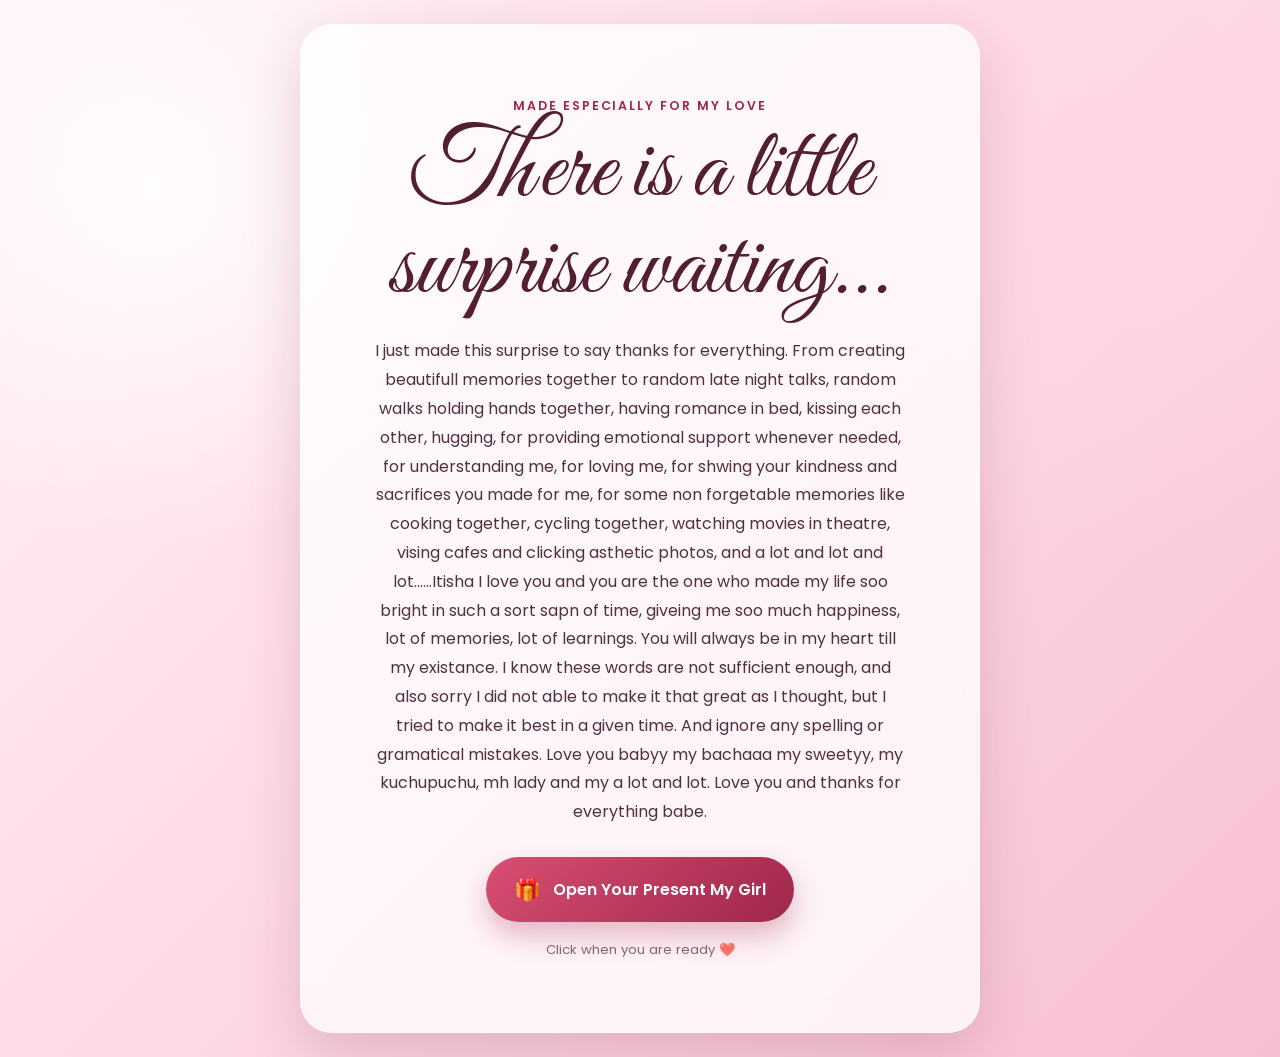
<file: index.html>
<!DOCTYPE html>
<html lang="en">
<head>
  <meta charset="UTF-8" />
  <meta name="viewport" content="width=device-width, initial-scale=1.0" />
  <meta name="description" content="A romantic surprise made with love." />
  <title>A Little Surprise for You ❤️</title>
  <link rel="preconnect" href="https://fonts.googleapis.com">
  <link rel="preconnect" href="https://fonts.gstatic.com" crossorigin>
  <link href="https://fonts.googleapis.com/css2?family=Great+Vibes&family=Poppins:wght@300;400;500;600&display=swap" rel="stylesheet">
  <link rel="stylesheet" href="styles.css" />
</head>
<body class="landing-page">
  <div class="floating-hearts" aria-hidden="true"></div>

  <main class="landing-card">
    <p class="eyebrow">Made especially for My Love</p>
    <h1>There is a little surprise waiting...</h1>
    <p class="landing-message">
      I just made this surprise to say thanks for everything. From creating beautifull memories together to random late night talks, random walks holding hands together, having romance in bed, kissing each other, hugging, for providing emotional support whenever needed, for understanding me, for loving me, for shwing your kindness and sacrifices you made for me, for some non forgetable memories like cooking together, cycling together, watching movies in theatre, vising cafes and clicking asthetic photos, and a lot and lot and lot......Itisha I love you and you are the one who made my life soo bright in such a sort sapn of time, giveing me soo much happiness, lot of memories, lot of learnings. You will always be in  my heart till my existance. I know these words are not sufficient enough, and also sorry I did not able to make it that great as I thought, but I tried to make it best in a given time. And ignore any spelling or gramatical mistakes. Love you babyy my bachaaa my sweetyy, my kuchupuchu, mh lady and my a lot and lot. Love you and thanks for everything babe.
    </p>

    <button id="openGiftButton" class="gift-button" type="button">
      <span class="gift-icon">🎁</span>
      <span>Open Your Present My Girl</span>
    </button>

    <p class="tiny-note">Click when you are ready ❤️</p>
  </main>

  <script src="script.js"></script>
</body>
</html>
</file>
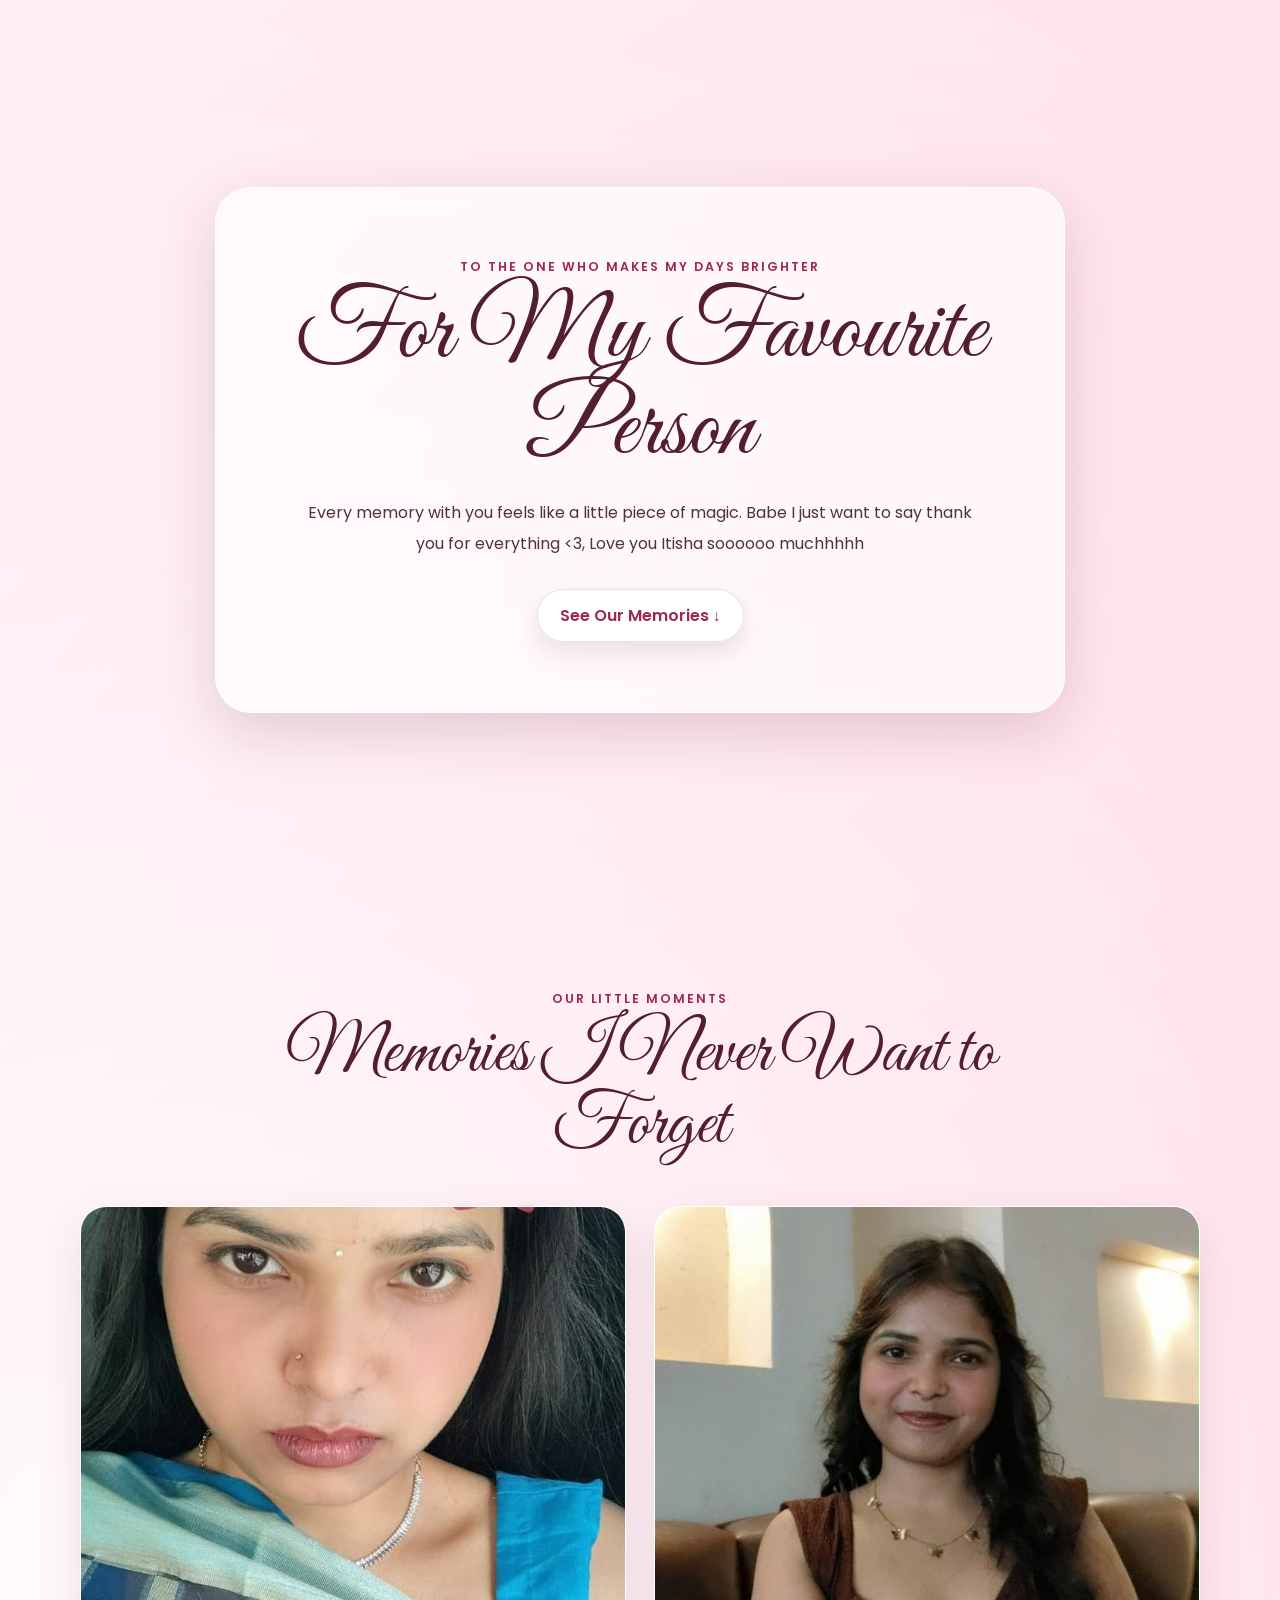
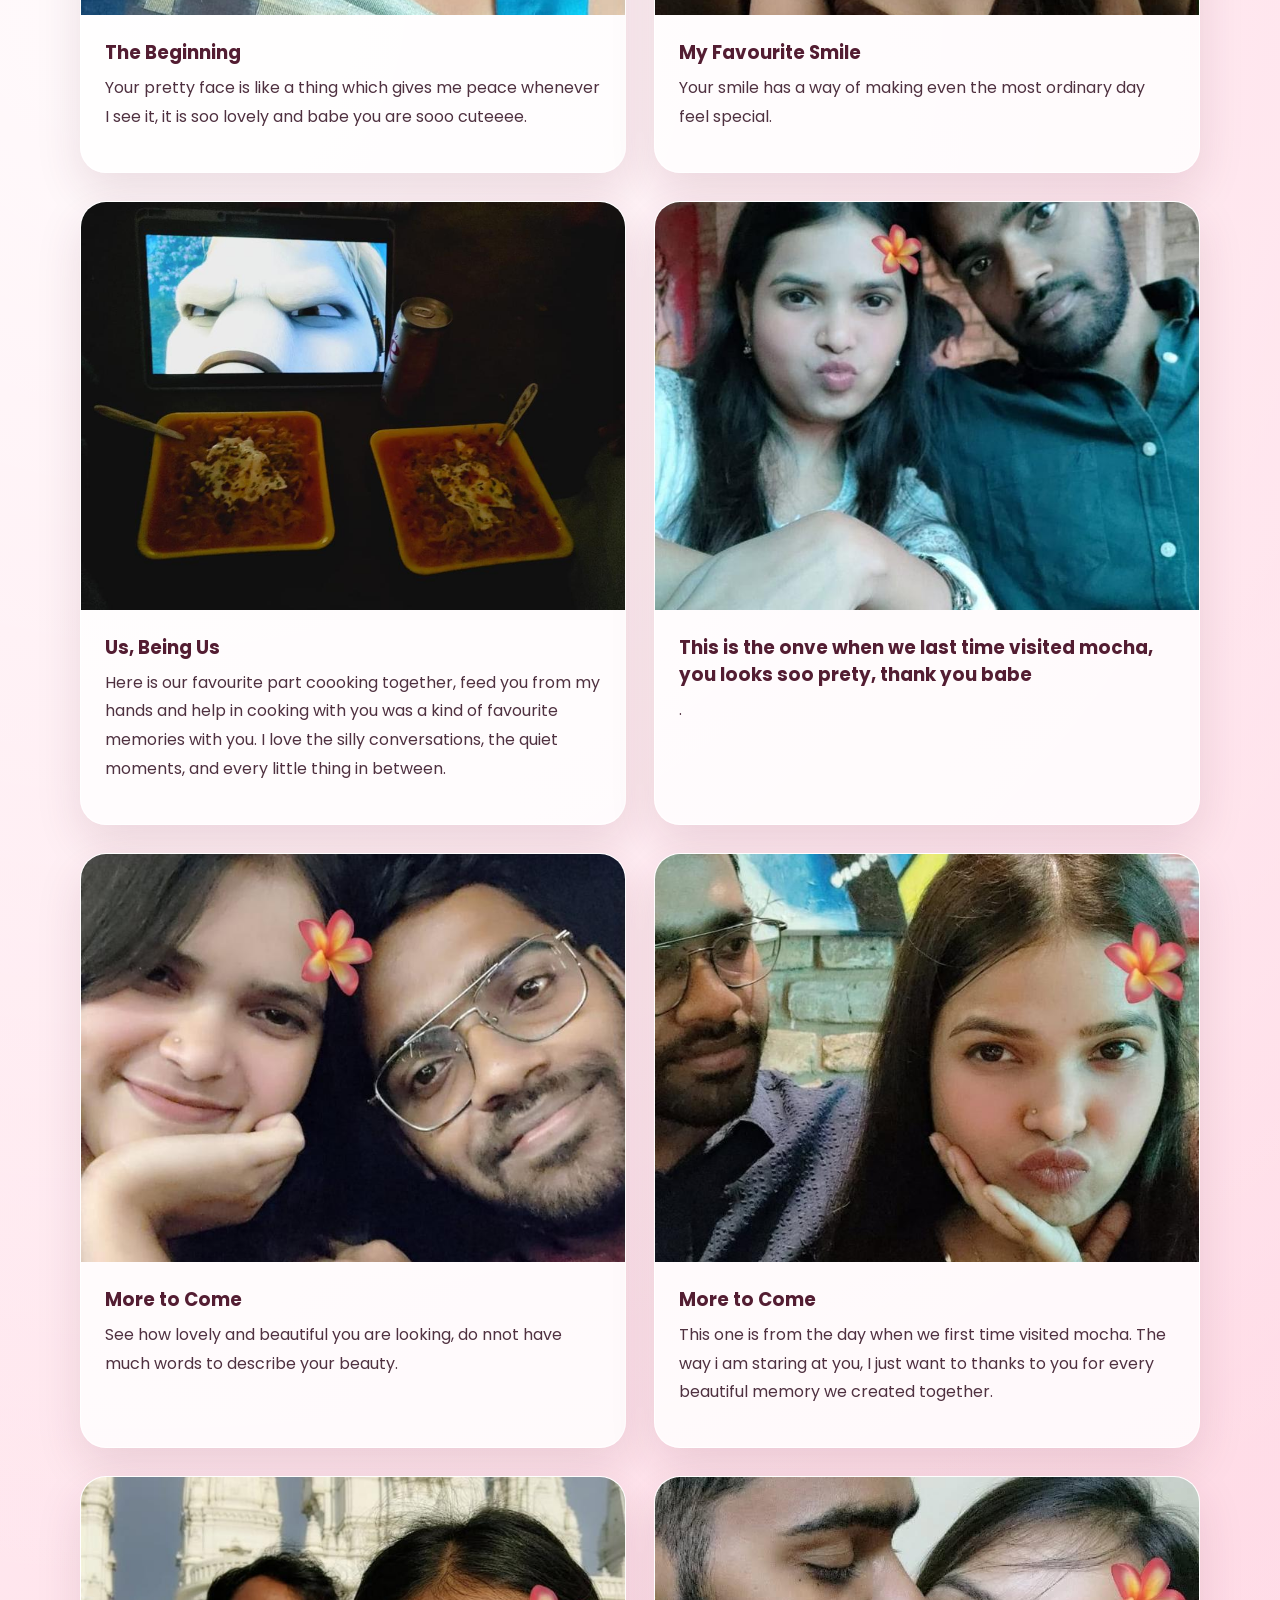
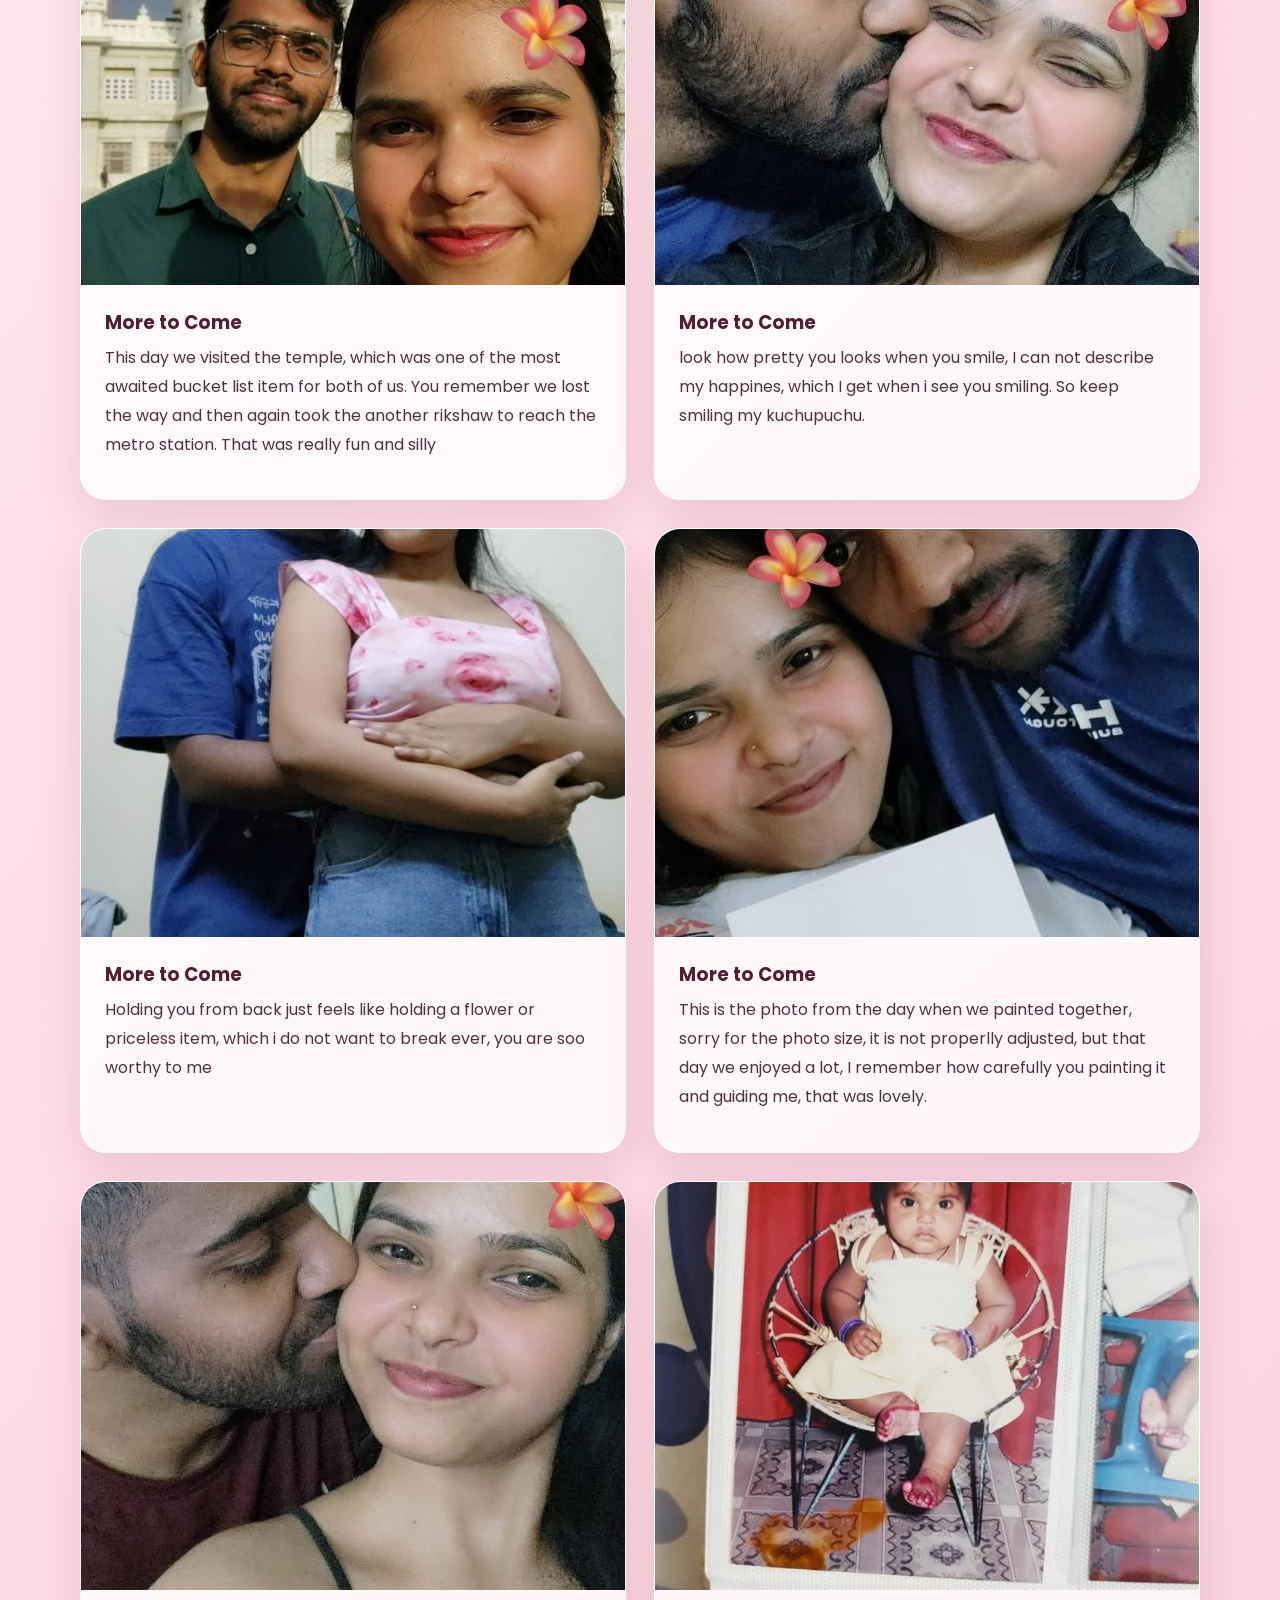
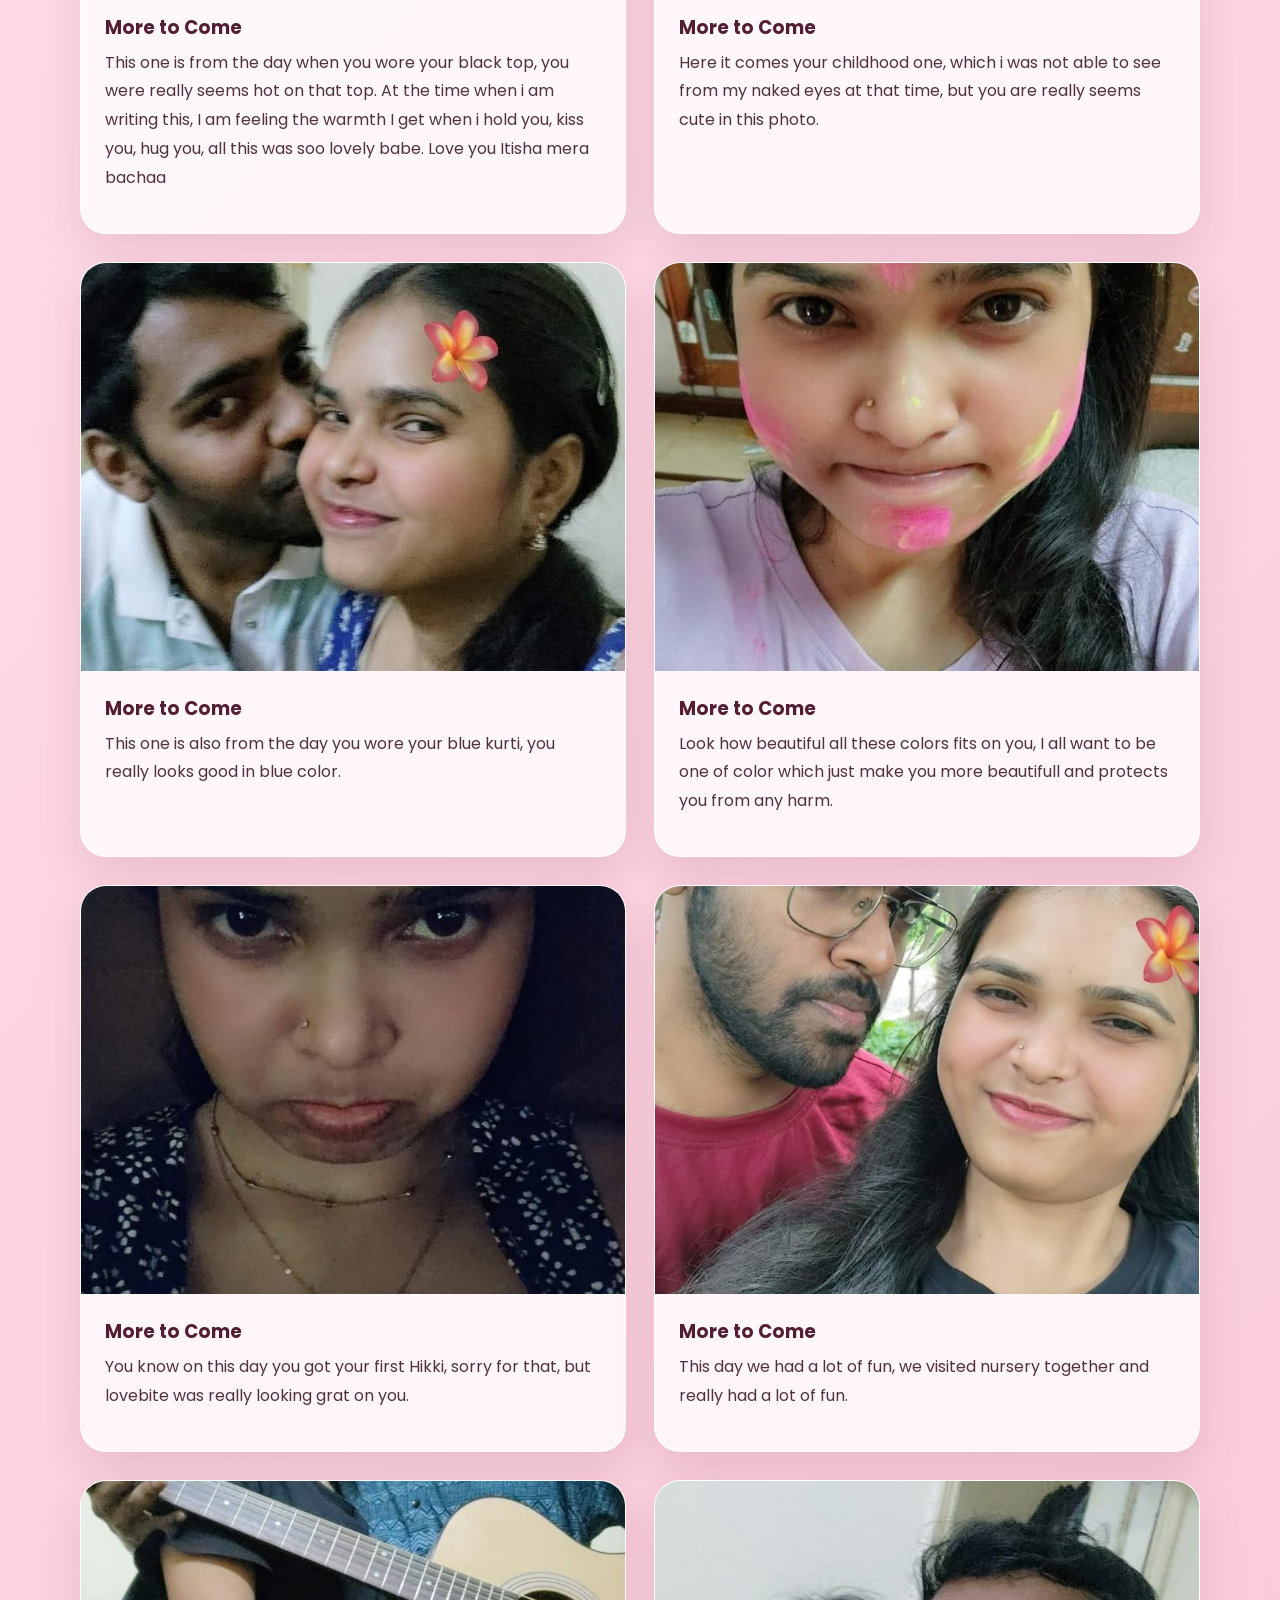
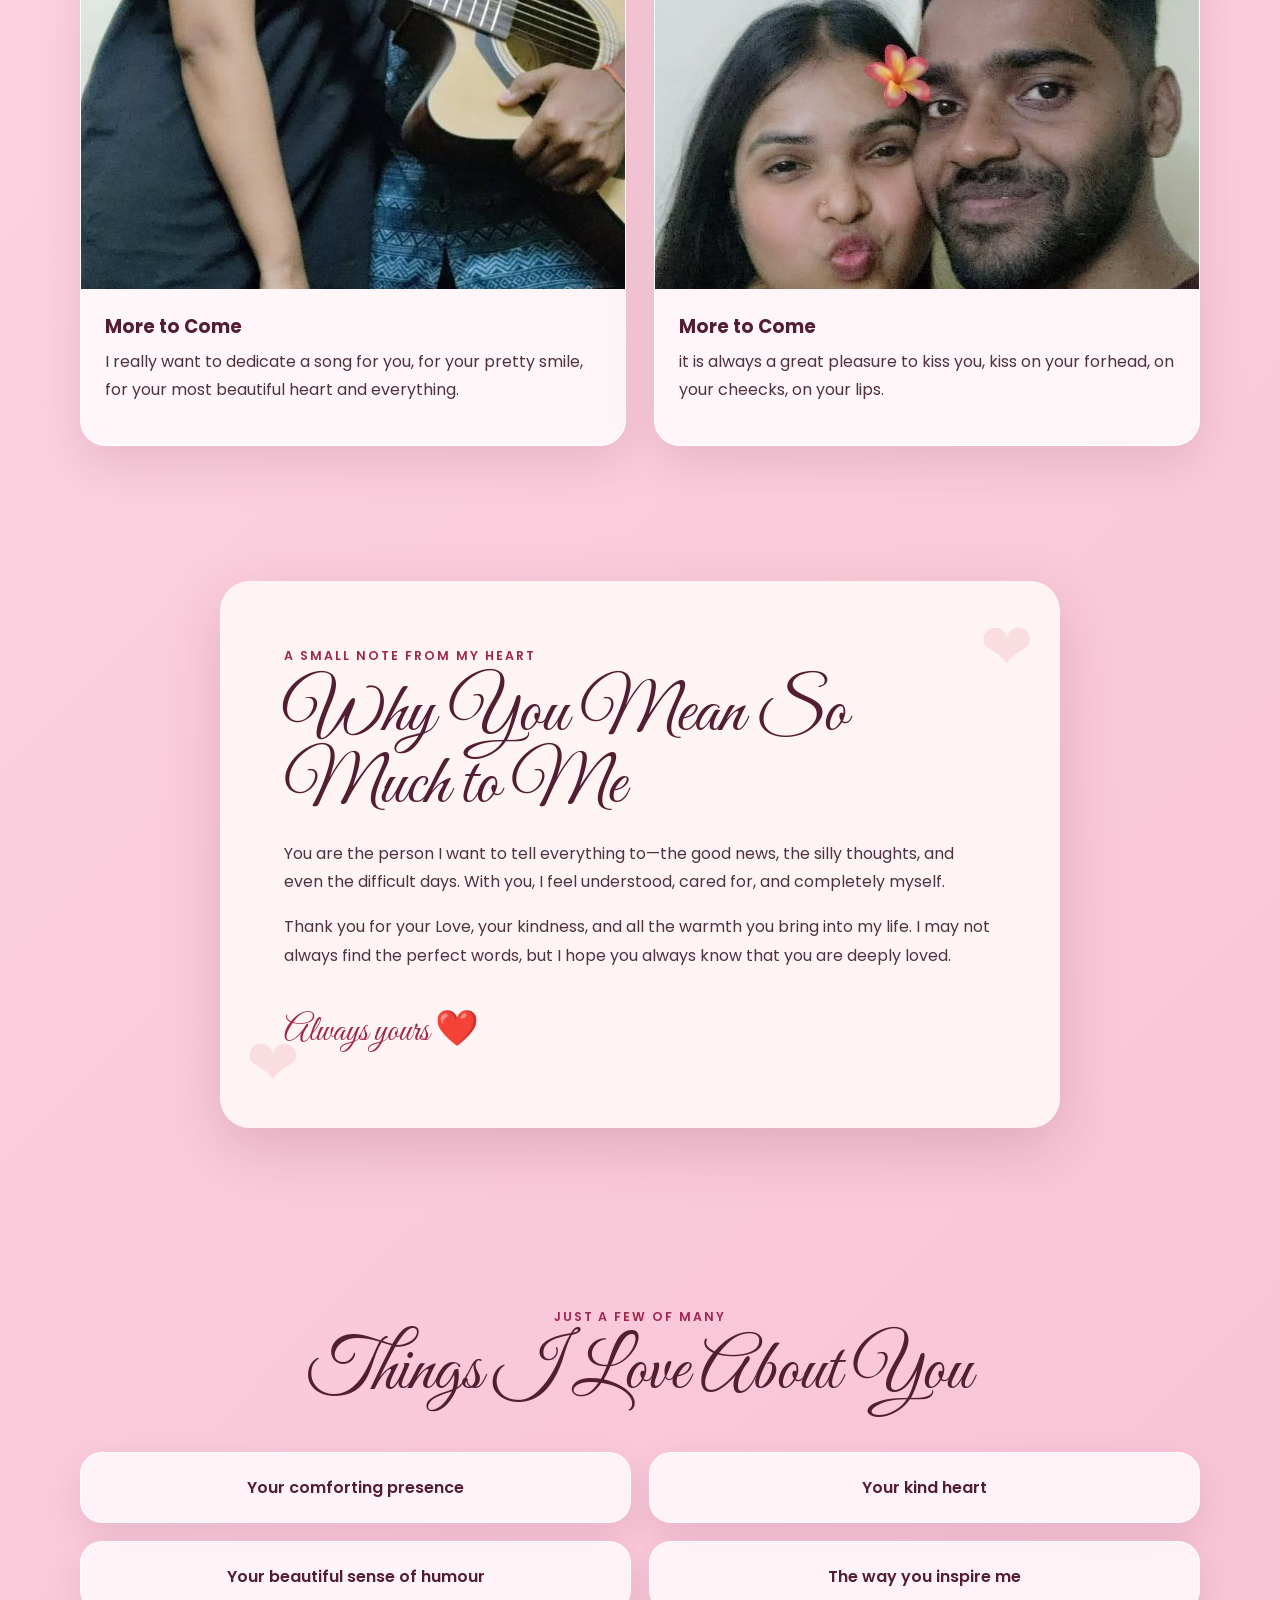
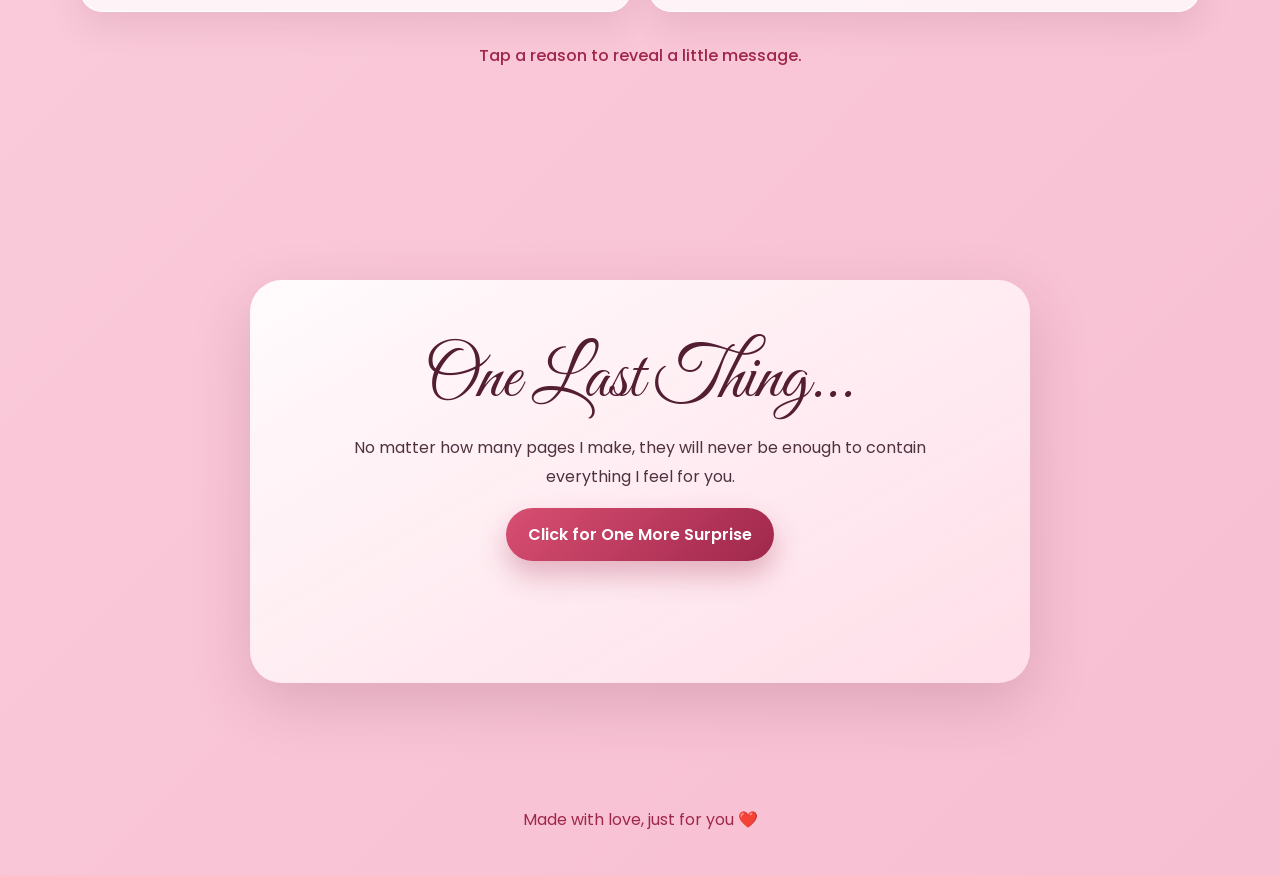
<file: surprise.html>
<!DOCTYPE html>
<html lang="en">
<head>
  <meta charset="UTF-8" />
  <meta name="viewport" content="width=device-width, initial-scale=1.0" />
  <meta name="description" content="Memories and love notes made especially for you." />
  <title>For My Favourite Person ❤️</title>
  <link rel="preconnect" href="https://fonts.googleapis.com">
  <link rel="preconnect" href="https://fonts.gstatic.com" crossorigin>
  <link href="https://fonts.googleapis.com/css2?family=Great+Vibes&family=Poppins:wght@300;400;500;600&display=swap" rel="stylesheet">
  <link rel="stylesheet" href="styles.css" />
</head>
<body class="surprise-page">
  <div class="floating-hearts" aria-hidden="true"></div>

  <header class="hero-section">
    <div class="hero-content reveal">
      <p class="eyebrow">To the one who makes my days brighter</p>
      <h1>For My Favourite Person</h1>
      <p>
        Every memory with you feels like a little piece of magic. Babe I just want to say thank you for everything <3, Love you Itisha soooooo muchhhhh
      </p>
      <button id="scrollToMemories" class="secondary-button" type="button">See Our Memories ↓</button>
    </div>
  </header>

  <main>
    <section id="memories" class="section-wrap">
      <div class="section-heading reveal">
        <p class="eyebrow">Our little moments</p>
        <h2>Memories I Never Want to Forget</h2>
      </div>

      <div class="memory-grid">
        <article class="memory-card reveal">
          <img src="assets/image1.jpg" alt="Replace this placeholder with your first photo" />
          <div class="memory-text">
            <h3>The Beginning</h3>
            <p>Your pretty face is like a thing which gives me peace whenever I see it, it is soo lovely and babe you are sooo cuteeee.</p>
          </div>
        </article>

        <article class="memory-card reveal">
          <img src="assets/image2.jpeg" alt="Replace this placeholder with your second photo" />
          <div class="memory-text">
            <h3>My Favourite Smile</h3>
            <p>Your smile has a way of making even the most ordinary day feel special.</p>
          </div>
        </article>

        <article class="memory-card reveal">
          <img src="assets/image3.jpeg" alt="Replace this placeholder with your third photo" />
          <div class="memory-text">
            <h3>Us, Being Us</h3>
            <p>Here is our favourite part coooking together, feed you from my hands and help in cooking with you was a kind of favourite memories with you. I love the silly conversations, the quiet moments, and every little thing in between.</p>
          </div>
        </article>

        <article class="memory-card reveal">
          <img src="assets/image4.jpeg" alt="Replace this placeholder with your fourth photo" />
          <div class="memory-text">
            <h3>This is the onve when we last time visited mocha, you looks soo prety, thank you babe </h3>
            <p>.</p>
          </div>
        </article>

        
        <article class="memory-card reveal">
          <img src="assets/image5.jpeg" alt="Replace this placeholder with your fourth photo" />
          <div class="memory-text">
            <h3>More to Come</h3>
            <p>See how lovely and beautiful you are looking, do nnot have much words to describe your beauty.</p>
          </div>
        </article>

        
        <article class="memory-card reveal">
          <img src="assets/image6.jpeg" alt="Replace this placeholder with your fourth photo" />
          <div class="memory-text">
            <h3>More to Come</h3>
            <p>This one is from the day when we first time visited mocha. The way i am staring at you, I just want to thanks to you for every beautiful memory we created together.</p>
          </div>
        </article>

        
        <article class="memory-card reveal">
          <img src="assets/image7.jpeg" alt="Replace this placeholder with your fourth photo" />
          <div class="memory-text">
            <h3>More to Come</h3>
            <p>This day we visited the temple, which was one of the most awaited bucket list item for both of us. You remember we lost the way and then again took the another rikshaw to reach the metro station. That was really fun and silly </p>
          </div>
        </article>

        
        <article class="memory-card reveal">
          <img src="assets/image8.jpeg" alt="Replace this placeholder with your fourth photo" />
          <div class="memory-text">
            <h3>More to Come</h3>
            <p>look how pretty you looks when you smile, I can not describe my happines, which I get when i see you smiling. So keep smiling my kuchupuchu.</p>
          </div>
        </article>
      

    
        <article class="memory-card reveal">
          <img src="assets/image9.jpeg" alt="Replace this placeholder with your fourth photo" />
          <div class="memory-text">
            <h3>More to Come</h3>
            <p>Holding you from back just feels like holding a flower or priceless item, which i do not want to break ever, you are soo worthy to me</p>
          </div>
        </article>

        
        <article class="memory-card reveal">
          <img src="assets/image10.jpeg" alt="Replace this placeholder with your fourth photo" />
          <div class="memory-text">
            <h3>More to Come</h3>
            <p>This is the photo from the day when we painted together, sorry for the photo size, it is not properlly adjusted, but that day we enjoyed a lot, I remember how carefully you painting it and guiding me, that was lovely.</p>
          </div>
        </article>

        
        <article class="memory-card reveal">
          <img src="assets/image11.jpeg" alt="Replace this placeholder with your fourth photo" />
          <div class="memory-text">
            <h3>More to Come</h3>
            <p>This one is from the day when you wore your black top, you were really seems hot on that top. At the time when i am writing this, I am feeling the warmth I get when i hold you, kiss you, hug you, all this was soo lovely babe. Love you Itisha mera bachaa</p>
          </div>
        </article>

        
        <article class="memory-card reveal">
          <img src="assets/image13.jpeg" alt="Replace this placeholder with your fourth photo" />
          <div class="memory-text">
            <h3>More to Come</h3>
            <p>Here it comes your childhood one, which i was not able to see from my naked eyes at that time, but you are really seems cute in this photo.</p>
          </div>
        </article>

        
        <article class="memory-card reveal">
          <img src="assets/image14.jpeg" alt="Replace this placeholder with your fourth photo" />
          <div class="memory-text">
            <h3>More to Come</h3>
            <p>This one is also from the day you wore your blue kurti, you really looks good in blue color.</p>
          </div>
        </article>

        
        <article class="memory-card reveal">
          <img src="assets/image15.jpeg" alt="Replace this placeholder with your fourth photo" />
          <div class="memory-text">
            <h3>More to Come</h3>
            <p>Look how beautiful all these colors fits on you, I all want to be one of color which just make you more beautifull and protects you from any harm.</p>
          </div>
        </article>

        
        <article class="memory-card reveal">
          <img src="assets/image16.jpeg" alt="Replace this placeholder with your fourth photo" />
          <div class="memory-text">
            <h3>More to Come</h3>
            <p>You know on this day you got your first Hikki, sorry for that, but lovebite was really looking grat on you.</p>
          </div>
        </article>

        
        <article class="memory-card reveal">
          <img src="assets/image17.jpeg" alt="Replace this placeholder with your fourth photo" />
          <div class="memory-text">
            <h3>More to Come</h3>
            <p>This day we had a lot of fun, we visited nursery together and really had a lot of fun.</p>
          </div>
        </article>

        
        <article class="memory-card reveal">
          <img src="assets/image18.jpeg" alt="Replace this placeholder with your fourth photo" />
          <div class="memory-text">
            <h3>More to Come</h3>
            <p>I really want to dedicate a song for you, for your pretty smile, for your most beautiful heart and everything.</p>
          </div>
        </article>

        
        <article class="memory-card reveal">
          <img src="assets/image19.jpeg" alt="Replace this placeholder with your fourth photo" />
          <div class="memory-text">
            <h3>More to Come</h3>
            <p>it is always a great pleasure to kiss you, kiss on your forhead, on your cheecks, on your lips.</p>
          </div>
        </article>
        </div>
    </section>

    <section class="love-letter-section section-wrap">
      <div class="love-letter reveal">
        <p class="eyebrow">A small note from my heart</p>
        <h2>Why You Mean So Much to Me</h2>
        <p>
          You are the person I want to tell everything to—the good news, the silly thoughts, and even the difficult days. With you, I feel understood, cared for, and completely myself.
        </p>
        <p>
          Thank you for your Love, your kindness, and all the warmth you bring into my life. I may not always find the perfect words, but I hope you always know that you are deeply loved.
        </p>
        <p class="signature">Always yours ❤️</p>
      </div>
    </section>

    <section class="reasons-section section-wrap">
      <div class="section-heading reveal">
        <p class="eyebrow">Just a few of many</p>
        <h2>Things I Love About You</h2>
      </div>

      <div class="reason-list">
        <button class="reason-card reveal" type="button" data-message="You make me feel calm, even when everything else feels chaotic.">
          Your comforting presence
        </button>
        <button class="reason-card reveal" type="button" data-message="Your kindness shows in the smallest things, and that is one of the most beautiful parts of you.">
          Your kind heart
        </button>
        <button class="reason-card reveal" type="button" data-message="You make me laugh in ways nobody else can, and I treasure every silly moment with you.">
          Your beautiful sense of humour
        </button>
        <button class="reason-card reveal" type="button" data-message="You inspire me to become a better person while still loving me exactly as I am.">
          The way you inspire me
        </button>
      </div>

      <p id="reasonMessage" class="reason-message" aria-live="polite">Tap a reason to reveal a little message.</p>
    </section>

    <section class="final-section section-wrap">
      <div class="final-card reveal">
        <h2>One Last Thing...</h2>
        <p>No matter how many pages I make, they will never be enough to contain everything I feel for you.</p>
        <button id="finalSurpriseButton" class="gift-button smaller" type="button">Click for One More Surprise</button>
        <p id="finalMessage" class="final-message" aria-live="polite"></p>
      </div>
    </section>
  </main>

  <footer>
    Made with love, just for you ❤️
  </footer>

  <script src="script.js"></script>
</body>
</html>
</file>
<file: styles.css>
:root {
  --rose: #d84f72;
  --deep-rose: #9f274b;
  --blush: #ffe7ee;
  --cream: #fff9f7;
  --wine: #531d32;
  --text: #4f3140;
  --white-glass: rgba(255, 255, 255, 0.76);
  --shadow: 0 20px 60px rgba(104, 35, 62, 0.18);
}

* {
  box-sizing: border-box;
}

html {
  scroll-behavior: smooth;
}

body {
  margin: 0;
  min-height: 100vh;
  font-family: "Poppins", sans-serif;
  color: var(--text);
  overflow-x: hidden;
}

button,
a {
  font: inherit;
}

button {
  -webkit-tap-highlight-color: transparent;
}

.landing-page,
.surprise-page {
  background:
    radial-gradient(circle at 12% 18%, rgba(255, 255, 255, 0.85), transparent 25%),
    radial-gradient(circle at 86% 15%, rgba(255, 215, 228, 0.9), transparent 28%),
    linear-gradient(135deg, #fff3f6 0%, #ffdce7 45%, #f7bfd2 100%);
}

.landing-page {
  display: grid;
  place-items: center;
  padding: 24px;
  position: relative;
}

.landing-card {
  width: min(680px, 100%);
  padding: clamp(36px, 7vw, 72px);
  text-align: center;
  background: var(--white-glass);
  border: 1px solid rgba(255, 255, 255, 0.85);
  border-radius: 32px;
  box-shadow: var(--shadow);
  backdrop-filter: blur(14px);
  position: relative;
  z-index: 2;
  animation: cardEntrance 1s ease both;
}

.eyebrow {
  margin: 0 0 10px;
  color: var(--deep-rose);
  font-size: 0.78rem;
  font-weight: 600;
  letter-spacing: 0.16em;
  text-transform: uppercase;
}

h1,
h2,
h3,
p {
  margin-top: 0;
}

h1,
h2 {
  color: var(--wine);
}

h1 {
  margin-bottom: 18px;
  font-family: "Great Vibes", cursive;
  font-size: clamp(3.2rem, 9vw, 6.2rem);
  font-weight: 400;
  line-height: 0.98;
}

h2 {
  margin-bottom: 18px;
  font-family: "Great Vibes", cursive;
  font-size: clamp(2.6rem, 7vw, 4.5rem);
  font-weight: 400;
  line-height: 1;
}

.landing-message {
  max-width: 530px;
  margin: 0 auto 30px;
  line-height: 1.8;
}

.gift-button,
.secondary-button {
  border: 0;
  border-radius: 999px;
  cursor: pointer;
  transition: transform 0.25s ease, box-shadow 0.25s ease, background 0.25s ease;
}

.gift-button {
  display: inline-flex;
  align-items: center;
  justify-content: center;
  gap: 12px;
  padding: 16px 28px;
  background: linear-gradient(135deg, var(--rose), var(--deep-rose));
  color: white;
  box-shadow: 0 14px 28px rgba(159, 39, 75, 0.3);
  font-weight: 600;
}

.gift-button:hover,
.secondary-button:hover,
.reason-card:hover {
  transform: translateY(-3px);
}

.gift-button:hover {
  box-shadow: 0 18px 34px rgba(159, 39, 75, 0.38);
}

.gift-button:active,
.secondary-button:active,
.reason-card:active {
  transform: translateY(0) scale(0.98);
}

.gift-icon {
  font-size: 1.35rem;
  animation: giftBounce 1.6s infinite;
}

.tiny-note {
  margin: 18px 0 0;
  font-size: 0.82rem;
  opacity: 0.72;
}

.floating-hearts {
  position: fixed;
  inset: 0;
  pointer-events: none;
  overflow: hidden;
  z-index: 1;
}

.heart {
  position: absolute;
  bottom: -40px;
  color: rgba(190, 45, 88, 0.28);
  animation: floatUp linear forwards;
  user-select: none;
}

.hero-section {
  min-height: 100vh;
  display: grid;
  place-items: center;
  padding: 90px 24px;
  text-align: center;
  position: relative;
  z-index: 2;
}

.hero-content {
  width: min(850px, 100%);
  padding: clamp(34px, 6vw, 70px);
  background: rgba(255, 255, 255, 0.64);
  border: 1px solid rgba(255, 255, 255, 0.82);
  border-radius: 36px;
  box-shadow: var(--shadow);
  backdrop-filter: blur(12px);
}

.hero-content p:not(.eyebrow) {
  max-width: 680px;
  margin: 0 auto 30px;
  line-height: 1.9;
}

.secondary-button {
  padding: 13px 22px;
  background: rgba(255, 255, 255, 0.9);
  color: var(--deep-rose);
  border: 1px solid rgba(159, 39, 75, 0.14);
  box-shadow: 0 10px 24px rgba(100, 37, 63, 0.12);
  font-weight: 600;
}

.section-wrap {
  width: min(1120px, calc(100% - 32px));
  margin: 0 auto;
  padding: 90px 0;
  position: relative;
  z-index: 2;
}

.section-heading {
  max-width: 760px;
  margin: 0 auto 44px;
  text-align: center;
}

.memory-grid {
  display: grid;
  grid-template-columns: repeat(2, minmax(0, 1fr));
  gap: 28px;
}

.memory-card {
  overflow: hidden;
  background: rgba(255, 255, 255, 0.8);
  border: 1px solid rgba(255, 255, 255, 0.86);
  border-radius: 26px;
  box-shadow: 0 18px 45px rgba(104, 35, 62, 0.13);
  transition: transform 0.3s ease, box-shadow 0.3s ease;
}

.memory-card:hover {
  transform: translateY(-7px) rotate(-0.3deg);
  box-shadow: 0 25px 55px rgba(104, 35, 62, 0.2);
}

.memory-card img {
  display: block;
  width: 100%;
  aspect-ratio: 4 / 3;
  object-fit: cover;
}

.memory-text {
  padding: 24px;
}

.memory-text h3 {
  margin-bottom: 8px;
  color: var(--wine);
  font-size: 1.15rem;
}

.memory-text p,
.love-letter p,
.final-card p {
  line-height: 1.8;
}

.love-letter-section {
  padding-top: 45px;
}

.love-letter {
  max-width: 840px;
  margin: auto;
  padding: clamp(30px, 6vw, 64px);
  background: rgba(255, 249, 247, 0.9);
  border-radius: 30px;
  box-shadow: var(--shadow);
  position: relative;
}

.love-letter::before,
.love-letter::after {
  content: "❤";
  position: absolute;
  color: rgba(216, 79, 114, 0.14);
  font-size: 4rem;
}

.love-letter::before {
  top: 18px;
  right: 26px;
}

.love-letter::after {
  bottom: 18px;
  left: 26px;
}

.signature {
  margin-top: 30px;
  margin-bottom: 0;
  font-family: "Great Vibes", cursive;
  color: var(--deep-rose);
  font-size: 2.2rem;
}

.reason-list {
  display: grid;
  grid-template-columns: repeat(2, minmax(0, 1fr));
  gap: 18px;
}

.reason-card {
  padding: 22px;
  border: 1px solid rgba(255, 255, 255, 0.9);
  border-radius: 22px;
  background: rgba(255, 255, 255, 0.78);
  color: var(--wine);
  box-shadow: 0 14px 34px rgba(104, 35, 62, 0.11);
  cursor: pointer;
  font-weight: 600;
  transition: transform 0.25s ease, box-shadow 0.25s ease;
}

.reason-card:hover {
  box-shadow: 0 19px 39px rgba(104, 35, 62, 0.17);
}

.reason-message {
  min-height: 58px;
  margin: 30px auto 0;
  max-width: 760px;
  text-align: center;
  line-height: 1.7;
  color: var(--deep-rose);
  font-weight: 500;
}

.final-card {
  max-width: 780px;
  margin: auto;
  padding: clamp(32px, 6vw, 64px);
  text-align: center;
  background: linear-gradient(150deg, rgba(255, 255, 255, 0.92), rgba(255, 226, 235, 0.88));
  border-radius: 32px;
  box-shadow: var(--shadow);
}

.gift-button.smaller {
  padding: 14px 22px;
}

.final-message {
  min-height: 34px;
  margin: 24px 0 0;
  color: var(--deep-rose);
  font-weight: 600;
  font-size: 1.15rem;
}

footer {
  padding: 34px 20px 44px;
  text-align: center;
  color: var(--deep-rose);
  position: relative;
  z-index: 2;
}

.reveal {
  opacity: 0;
  transform: translateY(28px);
  transition: opacity 0.8s ease, transform 0.8s ease;
}

.reveal.visible {
  opacity: 1;
  transform: translateY(0);
}

.fade-out {
  animation: fadeOut 0.65s ease forwards;
}

.burst-heart {
  position: fixed;
  z-index: 999;
  pointer-events: none;
  animation: burst 1s ease-out forwards;
}

@keyframes cardEntrance {
  from { opacity: 0; transform: translateY(25px) scale(0.97); }
  to { opacity: 1; transform: translateY(0) scale(1); }
}

@keyframes giftBounce {
  0%, 100% { transform: translateY(0) rotate(0); }
  50% { transform: translateY(-5px) rotate(-5deg); }
}

@keyframes floatUp {
  from { transform: translateY(0) rotate(0deg); opacity: 0; }
  12% { opacity: 1; }
  to { transform: translateY(-115vh) rotate(360deg); opacity: 0; }
}

@keyframes fadeOut {
  to { opacity: 0; transform: scale(1.05); }
}

@keyframes burst {
  from { transform: translate(-50%, -50%) scale(0.4); opacity: 1; }
  to { transform: translate(var(--x), var(--y)) scale(1.35) rotate(20deg); opacity: 0; }
}

@media (max-width: 760px) {
  .memory-grid,
  .reason-list {
    grid-template-columns: 1fr;
  }

  .section-wrap {
    padding: 68px 0;
  }

  .landing-card,
  .hero-content {
    border-radius: 24px;
  }

  .gift-button {
    width: 100%;
  }
}

@media (prefers-reduced-motion: reduce) {
  *,
  *::before,
  *::after {
    scroll-behavior: auto !important;
    animation-duration: 0.01ms !important;
    animation-iteration-count: 1 !important;
    transition-duration: 0.01ms !important;
  }
}
</file>
